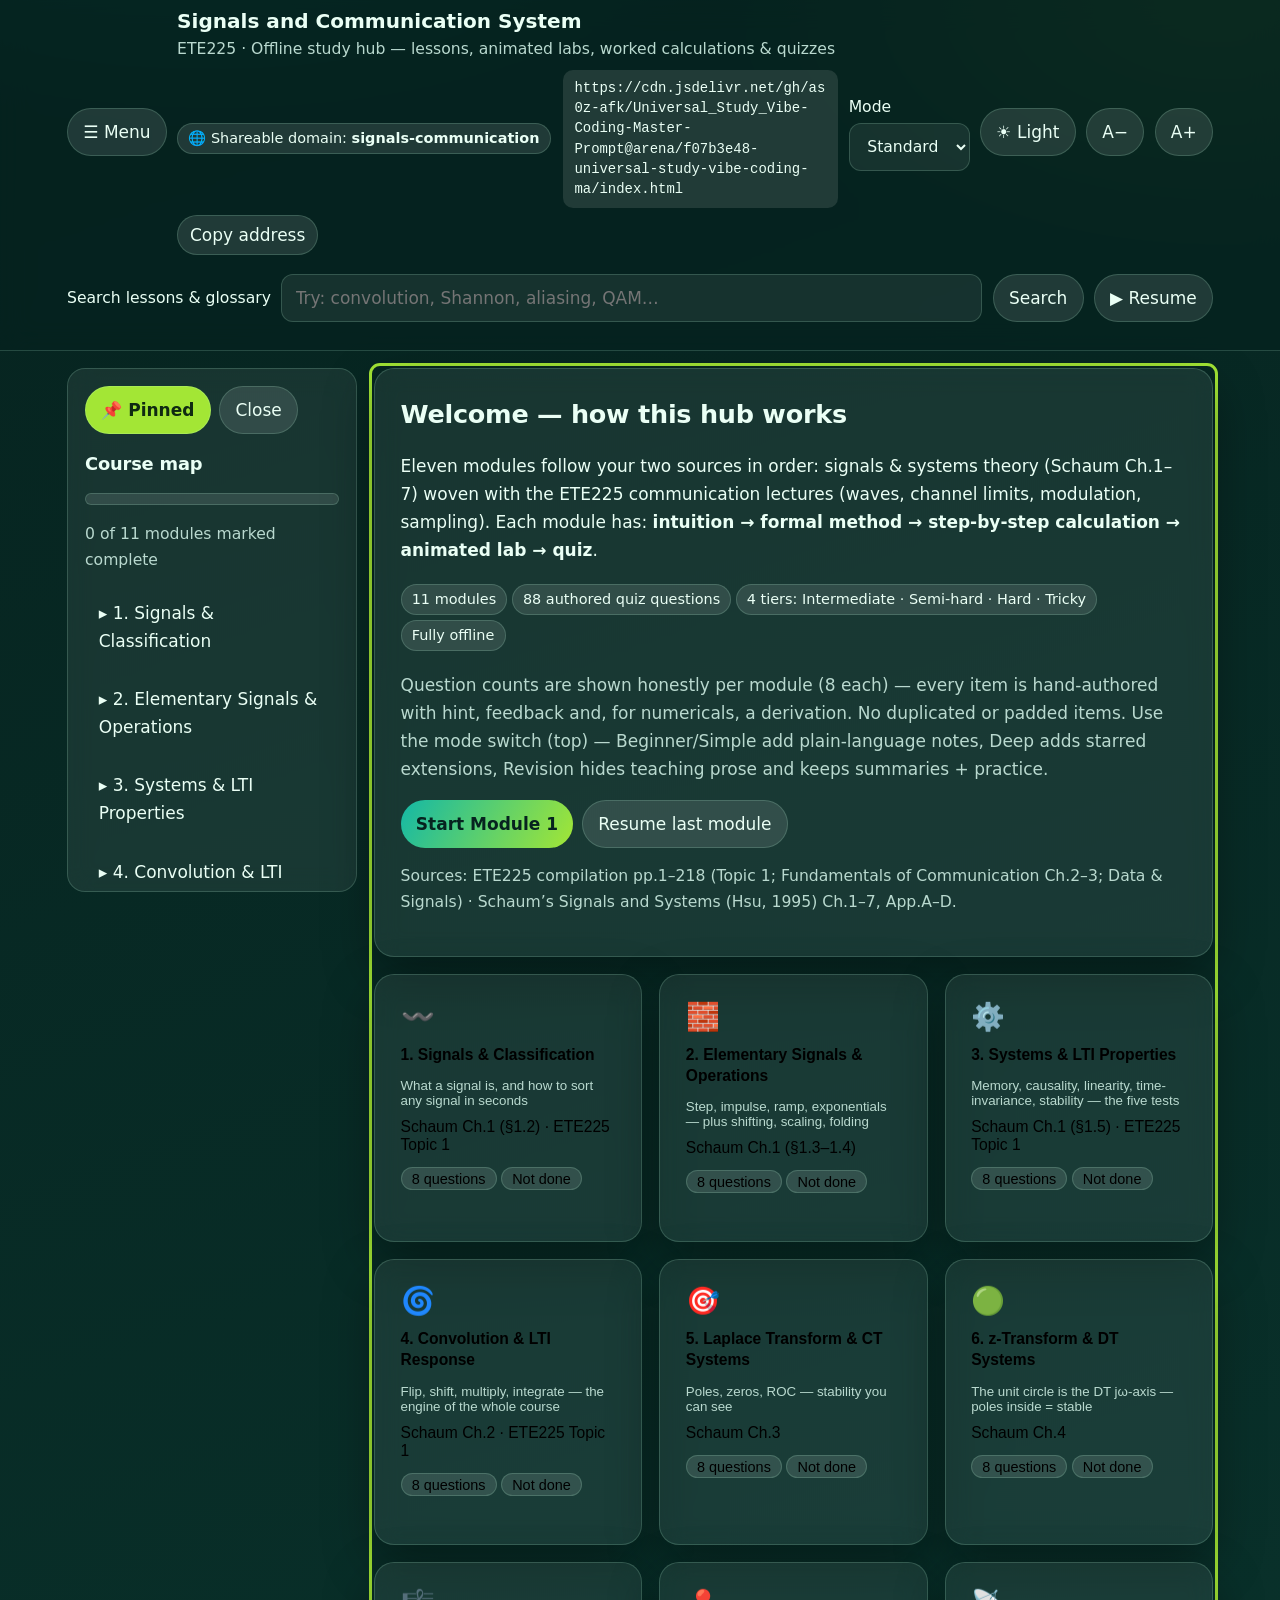
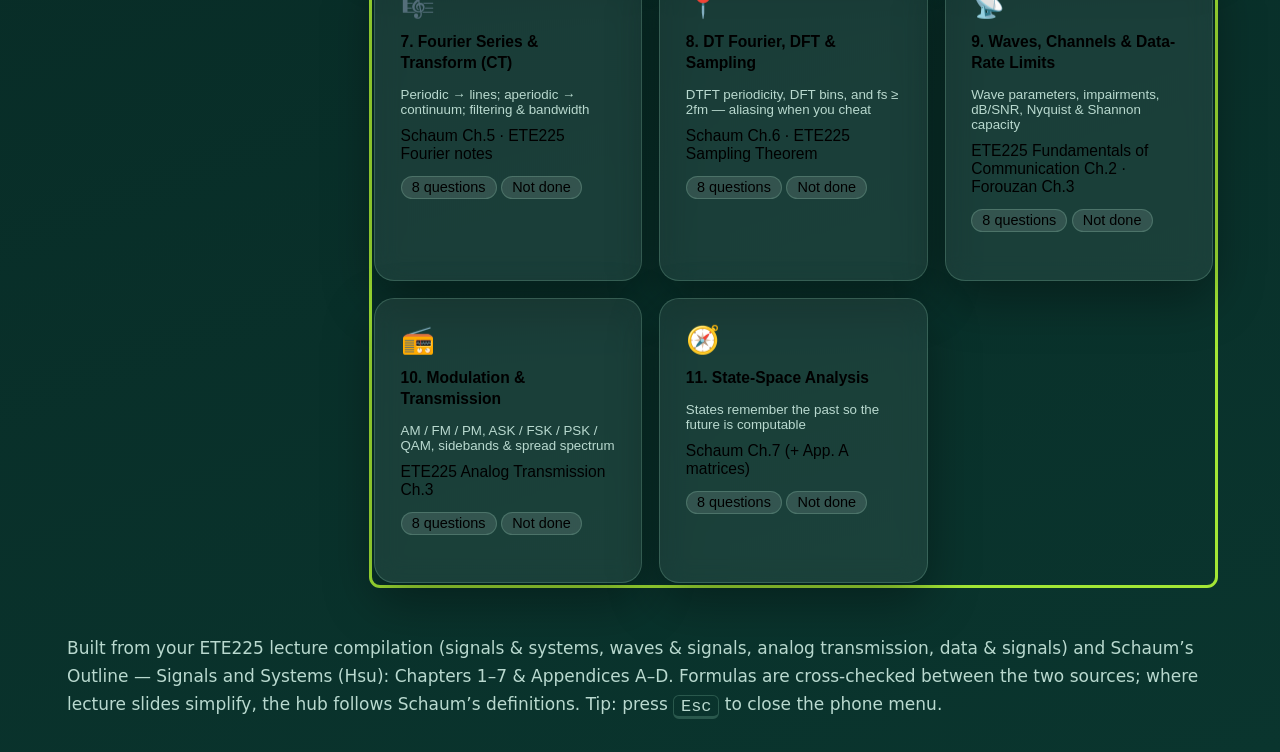
<file: signals-communication/index.html>
<!DOCTYPE html>
<html lang="en">
<head>
<meta charset="UTF-8">
<meta name="viewport" content="width=device-width, initial-scale=1">
<title>signals-communication — Signals and Communication System (ETE225)</title>
<meta name="description" content="Virtual domain entry point for the ETE225 Signals and Communication System study hub.">
<meta http-equiv="refresh" content="0; url=../index.html">
<style>body{font-family:system-ui,sans-serif;background:#06231f;color:#eafff5;display:grid;place-items:center;min-height:100dvh;margin:0;padding:1rem;text-align:center}a{color:#a3e635}</style>
<script>location.replace("../index.html");</script>
</head>
<body>
<main>
<h1>signals-communication</h1>
<p>Opening <strong>Signals and Communication System — ETE225</strong>…</p>
<p>If nothing happens, <a href="../index.html">enter the study hub</a>.</p>
</main>
</body>
</html>
</file>
